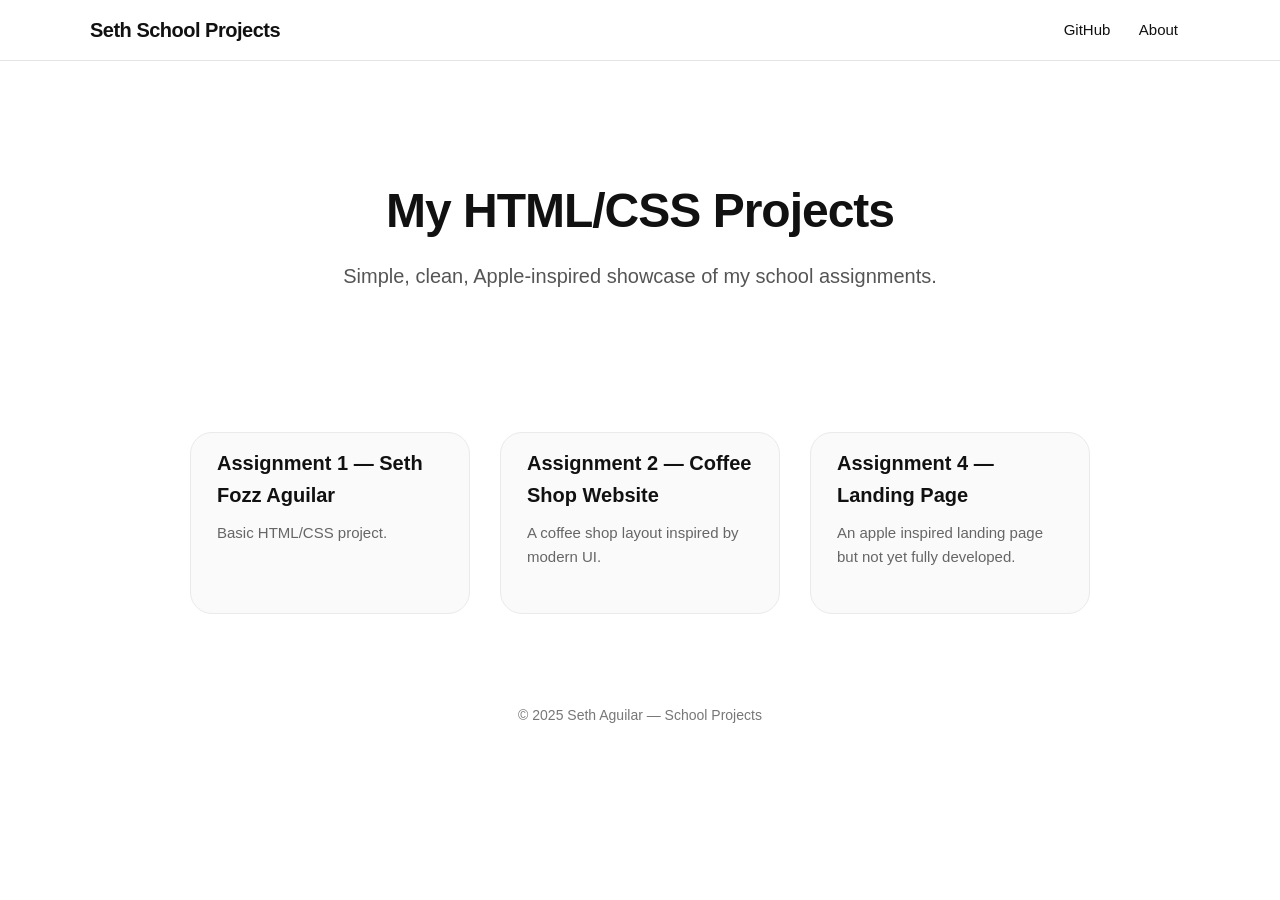
<file: index.html>
<!doctype html>
<html lang="en">
<head>
  <meta charset="utf-8" />
  <meta name="viewport" content="width=device-width,initial-scale=1" />
  <title>Seth Fozz — School Projects</title>

  <style>
    /* Apple-style clean font & spacing */
    body {
      margin: 0;
      font-family: -apple-system, BlinkMacSystemFont, "SF Pro Display",
                   "Segoe UI", Roboto, Helvetica, Arial, sans-serif;
      background: #ffffff;
      color: #111;
      line-height: 1.6;
    }

    /* NAVIGATION */
    nav {
      width: 100%;
      padding: 14px 0;
      position: sticky;
      top: 0;
      background: rgba(255,255,255,0.85);
      border-bottom: 1px solid #e5e5e5;
      backdrop-filter: blur(12px);
      display: flex;
      justify-content: center;
      z-index: 999;
    }

    /* keeps nav content centered & prevents clipping */
    .nav-content {
      width: 100%;
      max-width: 1100px;
      display: flex;
      justify-content: space-between;
      align-items: center;
      padding: 0 24px;
    }

    nav .title {
      font-size: 20px;
      font-weight: 600;
      letter-spacing: -0.5px;
    }

    nav a {
      font-size: 15px;
      text-decoration: none;
      color: #111;
      padding: 6px 12px;
      border-radius: 8px;
      transition: 0.25s;
    }

    nav a:hover {
      background: #f2f2f2;
    }

    /* HERO SECTION */
    .hero {
      text-align: center;
      padding: 80px 20px;
    }

    .hero h1 {
      font-size: 48px;
      font-weight: 700;
      letter-spacing: -1px;
      margin-bottom: 10px;
    }

    .hero p {
      font-size: 20px;
      color: #555;
      max-width: 600px;
      margin: auto;
    }

    /* PROJECT GRID */
        .projects {
  max-width: 900px;
  margin: 60px auto;
  padding: 0 20px;
  display: grid;
  grid-template-columns: repeat(auto-fit, minmax(260px, 1fr));
  gap: 30px;
  align-items: stretch; /* NEW */
}

.card {
  padding: 14px 26px;
  border: 1px solid #eaeaea;
  border-radius: 22px;
  text-align: left;
  cursor: pointer;
  transition: 0.3s;
  background: #fafafa;

  display: flex;           /* NEW */
  flex-direction: column;  /* NEW */
  height: 100%;            /* NEW */
}

    .card:hover {
      transform: translateY(-6px);
      box-shadow: 0 14px 28px rgba(0,0,0,0.08);
      background: #ffffff;
    }

    .card h2 {
      margin: 0 0 10px;
      font-size: 20px;
      font-weight: 600;
    }

    .card p {
      margin: 0;
      font-size: 15px;
      color: #666;
    }

    /* FOOTER */
    footer {
      margin-top: 80px;
      padding: 40px;
      text-align: center;
      font-size: 14px;
      color: #777;
    }

    /* MOBILE FIXES */
    @media(max-width: 600px){
      .hero h1 {
        font-size: 34px;
      }
      nav .title {
        font-size: 18px;
      }
    }
  </style>
</head>

<body>

  <!-- Navigation -->
  <nav>
    <div class="nav-content">
      <div class="title">Seth School Projects</div>
      <div>
        <a href="https://github.com/SethFozz">GitHub</a>
        <a href="Assignment 1 - Seth Fozz Aguilar/">About</a>
      </div>
    </div>
  </nav>

  <!-- Hero Section -->
  <div class="hero">
    <h1>My HTML/CSS Projects</h1>
    <p>Simple, clean, Apple-inspired showcase of my school assignments.</p>
  </div>

  <!-- Project Cards -->
  <div class="projects">

    <!-- Assignment 1 -->
    <a href="Assignment 1 - Seth Fozz Aguilar/" style="text-decoration:none; color:inherit;">
      <div class="card">
        <h2>Assignment 1 — Seth Fozz Aguilar</h2>
        <p>Basic HTML/CSS project.</p>
      </div>
    </a>

    <!-- Assignment 2 -->
    <a href="Assignment 2 - Coffee Shop Website/" style="text-decoration:none; color:inherit;">
      <div class="card">
        <h2>Assignment 2 — Coffee Shop Website</h2>
        <p>A coffee shop layout inspired by modern UI.</p>
      </div>
    </a>

        <!-- Assignment 4 -->
<a href="Assignment 2 - Coffee Shop Website/LatteLanding.html" style="text-decoration:none; color:inherit;">
  <div class="card">
    <h2>Assignment 4 — Landing Page</h2>
    <p>An apple inspired landing page but not yet fully developed.</p>
  </div>
</a>


  </div>

  <!-- Footer -->
  <footer>
    © 2025 Seth Aguilar — School Projects
  </footer>

</body>
</html>
</file>
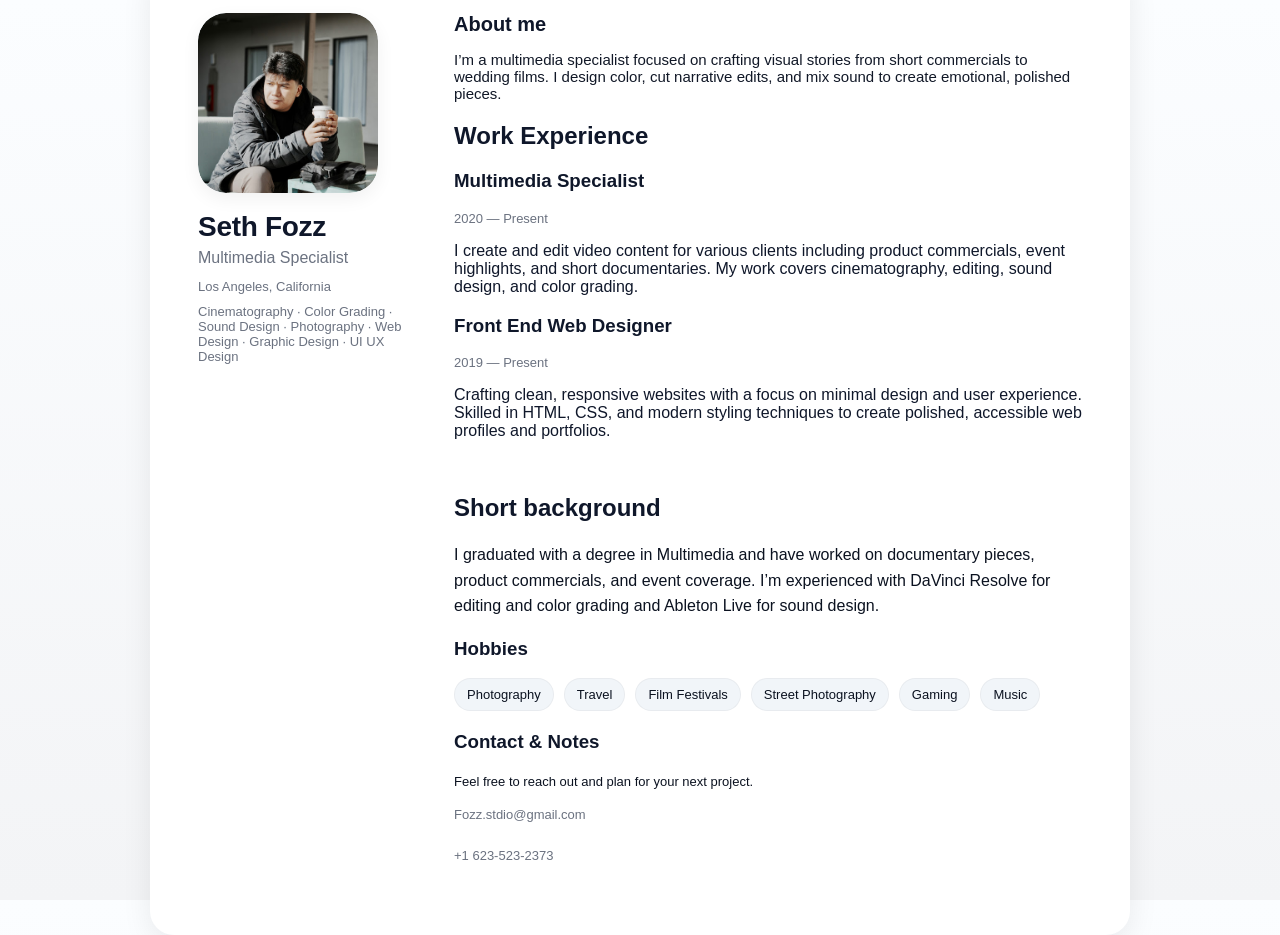
<file: Assignment 1 - Seth Fozz Aguilar/index.html>
<!doctype html>
<html lang="en">
<head>
  <meta charset="utf-8" />
  <meta name="viewport" content="width=device-width,initial-scale=1" />
  <title>HTML Basic CV — Seth Fozz Aguilar</title>
  <style>
    /* Apple-like minimal system font stack */
    :root{
      --bg:#f3f4f6;
      --card:#ffffff;
      --muted:#6b7280;
      --accent:#0071e3;
      --glass: rgba(255,255,255,0.7);
      --radius:18px;
    }
    *{box-sizing:border-box}
    html,body{height:100%}
    body{
      margin:0;
      font-family: -apple-system, BlinkMacSystemFont, "Segoe UI", Roboto, "Helvetica Neue", Arial;
      background: linear-gradient(180deg, #fbfdff 0%, var(--bg) 100%);
      color:#0f172a;
      -webkit-font-smoothing:antialiased;
      display:flex;
      align-items:center;
      justify-content:center;
      padding:48px 24px;
    }

    .frame{
      width:100%;
      max-width:980px;
      background:var(--card);
      border-radius:calc(var(--radius) + 6px);
      box-shadow: 0 8px 30px rgba(2,6,23,0.08);
      padding:48px;
      display:grid;
      grid-template-columns: 220px 1fr;
      gap:36px;
      align-items:start;
    }

    /* Profile column */
    .avatar{
      width:180px;
      height:180px;
      border-radius:28px;
      background:linear-gradient(135deg, #eef6ff 0%, #ffffff 100%);
      display:flex;
      align-items:center;
      justify-content:center;
      box-shadow: 0 6px 18px rgba(2,6,23,0.06);
      margin-bottom:18px;
      overflow:hidden;
      cursor: pointer; /* indicate clickable */
    }
    .avatar img {
      width: 100%;
      height: 100%;
      object-fit: cover;
      border-radius: 28px;
      display: block;
      transition: transform 0.3s ease;
    }
    .avatar img:hover {
      transform: scale(1.05);
    }

    .meta{
      font-size:14px;
      color:var(--muted);
    }
    .name{
      margin:0 0 6px 0;
      font-size:28px;
      letter-spacing:-0.3px;
      font-weight:600;
    }
    .role{color:var(--muted);font-weight:500;margin:0 0 12px 0}

    /* Content column */
    .content h1{font-size:20px;margin:0 0 10px 0}
    .lead{font-size:15px;color:#111827;margin-bottom:18px}

    /* Headings showcase */
    .showcase{background:var(--glass);padding:20px;border-radius:14px}
    .showcase h1, .showcase h2, .showcase h3, .showcase h4, .showcase h5, .showcase h6{
      margin:10px 0;
      font-weight:600;
    }
    .showcase p{margin:8px 0 18px 0;color:var(--muted)}

    /* Paragraph and hobbies */
    .about p{line-height:1.6;color:#0b1220;margin:0 0 12px 0}
    .hobbies{display:flex;flex-wrap:wrap;gap:10px;margin-top:8px}
    .chip{background:#f1f5f9;padding:8px 12px;border-radius:999px;font-size:13px;color:#0b1220;border:1px solid rgba(2,6,23,0.04)}

    /* small details */
    .muted{color:var(--muted);font-size:13px}

    a {
      color: var(--muted);
      text-decoration: none;
      border-bottom: 2px solid transparent;
      transition: color 0.2s ease, border-color 0.2s ease;
    }

    a:hover {
      color: #007AFF;
      border-bottom-color: #007AFF;
      text-decoration: underline;
    }

    /* Responsive */
    @media (max-width:780px){
      body {
        align-items: flex-start;
        padding-top: 20px;
        padding-bottom: 40px;
      }
      .frame{
        grid-template-columns:1fr;
        padding:28px;
      }
      .avatar{
        margin:auto;
        width:140px;
        height:140px;
      }
      .meta{
        text-align:center;
      }
      .name{
        text-align:center;
        font-size:24px;
      }
      .role{
        text-align:center;
        margin-bottom:20px;
      }
      .hobbies{
        justify-content:center;
      }
    }


    @media (max-width:400px){
      body {
        padding: 20px 12px;
      }
      .frame {
        padding: 20px 12px;
      }
      .lead {
        font-size: 14px;
      }
      .chip {
        font-size: 12px;
        padding: 6px 10px;
      }
    }

    .muted a {
      display: inline-block;
      margin-bottom: 6px;
    }

    /* Spotlight overlay styles */
    .spotlight-overlay {
      position: fixed;
      top: 0; left: 0; right: 0; bottom: 0;
      background: rgba(0,0,0,0.8);
      display: none;
      justify-content: center;
      align-items: center;
      z-index: 9999;
      cursor: zoom-out;
    }

    .spotlight-overlay img {
      max-width: 90vw;
      max-height: 90vh;
      border-radius: 20px;
      display: block;
    }
  </style>
</head>
<body>
  <main class="frame" role="main">
    <aside>
      <div class="avatar" aria-hidden>
        <img src="myphoto.jpg" alt="Seth Fozz" id="profilePhoto" />
      </div>
      <h2 class="name">Seth Fozz</h2>
      <div class="role">Multimedia Specialist</div>
      <div class="meta">
        <div class="muted">Los Angeles, California</div>
        <div style="height:10px"></div>
        <div class="muted">Cinematography · Color Grading · Sound Design · Photography · Web Design · Graphic Design · UI UX Design</div>
      </div>
    </aside>

    <section class="content">
      <header>
        <h1>About me</h1>
        <p class="lead">I’m a multimedia specialist focused on crafting visual stories from short commercials to wedding films. I design color, cut narrative edits, and mix sound to create emotional, polished pieces.</p>
      </header>

      <section class="experience">
        <h2>Work Experience</h2>
        <div class="job">
          <h3>Multimedia Specialist</h3>
          <p class="muted">2020 — Present</p>
          <p>I create and edit video content for various clients including product commercials, event highlights, and short documentaries. My work covers cinematography, editing, sound design, and color grading.</p>
        </div>
        <div class="job">
          <h3>Front End Web Designer</h3>
          <p class="muted">2019 — Present</p>
          <p>Crafting clean, responsive websites with a focus on minimal design and user experience. Skilled in HTML, CSS, and modern styling techniques to create polished, accessible web profiles and portfolios.</p>
        </div>
      </section>

      <div style="height:18px"></div>

      <section class="about">
        <h2>Short background</h2>
        <p>I graduated with a degree in Multimedia and have worked on documentary pieces, product commercials, and event coverage. I’m experienced with DaVinci Resolve for editing and color grading and Ableton Live for sound design.</p>

        <h3>Hobbies</h3>
        <div class="hobbies">
          <div class="chip">Photography</div>
          <div class="chip">Travel</div>
          <div class="chip">Film Festivals</div>
          <div class="chip">Street Photography</div>
          <div class="chip">Gaming</div>
          <div class="chip">Music</div>
        </div>

        <h3 style="margin-top:20px">Contact & Notes</h3>
        <p class="muted">Feel free to reach out and plan for your next project.</p>

        <p class="muted">
          <a href="mailto:Fozz.stdio@gmail.com" class="muted" style="text-decoration:none;">
            Fozz.stdio@gmail.com
          </a>
        </p>

        <p class="muted">
          <a href="tel:+16235232373" class="muted" style="text-decoration:none;">
            +1 623-523-2373
          </a>
        </p>

      </section>

    </section>
  </main>

  <!-- Spotlight overlay -->
  <div id="spotlightOverlay" class="spotlight-overlay" tabindex="-1" role="dialog" aria-modal="true" aria-label="Profile photo spotlight">
    <img src="myphoto.jpg" alt="Seth Fozz Large Photo" />
  </div>

  <script>
    const photo = document.getElementById('profilePhoto');
    const overlay = document.getElementById('spotlightOverlay');

    photo.addEventListener('click', () => {
      overlay.style.display = 'flex';
      overlay.focus();
    });

    overlay.addEventListener('click', () => {
      overlay.style.display = 'none';
    });

    // Close overlay on ESC key
    document.addEventListener('keydown', (e) => {
      if (e.key === "Escape" && overlay.style.display === 'flex') {
        overlay.style.display = 'none';
      }
    });
  </script>
</body>
</html>
</file>
